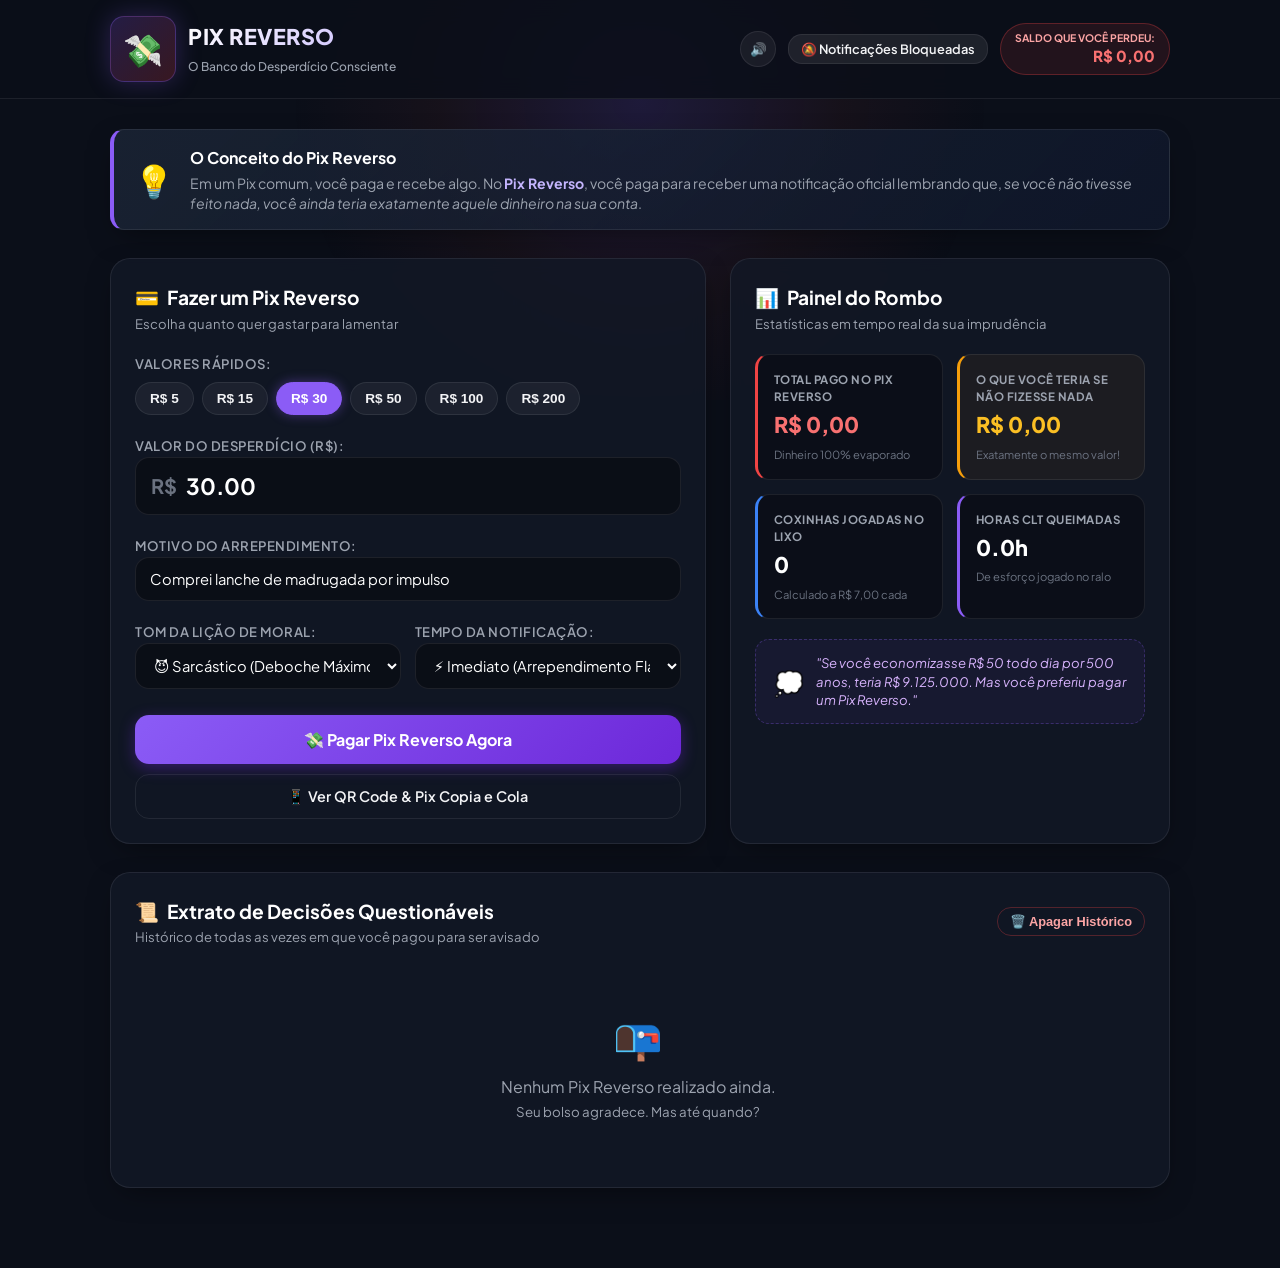
<file: index.html>
<!DOCTYPE html>
<html lang="pt-BR">
<head>
    <meta charset="UTF-8">
    <meta name="viewport" content="width=device-width, initial-scale=1.0">
    <title>Pix Reverso — O Banco do Desperdício Consciente</title>
    <link rel="preconnect" href="https://fonts.googleapis.com">
    <link rel="preconnect" href="https://fonts.gstatic.com" crossorigin>
    <link href="https://fonts.googleapis.com/css2?family=Plus+Jakarta+Sans:wght@400;500;600;700;800;900&display=swap" rel="stylesheet">
    <style>
        :root {
            --bg-main: #0b0f19;
            --bg-card: rgba(18, 24, 38, 0.85);
            --bg-card-hover: rgba(26, 34, 52, 0.95);
            --border-color: rgba(255, 255, 255, 0.08);
            --border-glow: rgba(139, 92, 246, 0.3);

            --primary: #8b5cf6;
            --primary-hover: #7c3aed;
            --primary-glow: rgba(139, 92, 246, 0.4);

            --accent-green: #10b981;
            --accent-red: #ef4444;
            --accent-amber: #f59e0b;
            --accent-blue: #3b82f6;

            --text-main: #f3f4f6;
            --text-muted: #9ca3af;
            --text-dim: #6b7280;

            --font-sans: 'Plus Jakarta Sans', system-ui, -apple-system, sans-serif;
            --radius-sm: 8px;
            --radius-md: 14px;
            --radius-lg: 20px;
            --radius-pill: 9999px;

            --shadow-card: 0 10px 30px -10px rgba(0, 0, 0, 0.5);
            --shadow-glow: 0 0 25px rgba(139, 92, 246, 0.25);
        }

        * {
            box-sizing: border-box;
            margin: 0;
            padding: 0;
        }

        body {
            background-color: var(--bg-main);
            color: var(--text-main);
            font-family: var(--font-sans);
            line-height: 1.5;
            min-height: 100vh;
            overflow-x: hidden;
            position: relative;
        }

        .glow-bg {
            position: fixed;
            top: -200px;
            left: 50%;
            transform: translateX(-50%);
            width: 800px;
            height: 600px;
            background: radial-gradient(circle, rgba(139, 92, 246, 0.15) 0%, rgba(239, 68, 68, 0.05) 40%, transparent 70%);
            pointer-events: none;
            z-index: 0;
        }

        .container {
            max-width: 1100px;
            margin: 0 auto;
            padding: 0 20px;
            position: relative;
            z-index: 1;
        }

        /* HEADER */
        .app-header {
            background: rgba(11, 15, 25, 0.85);
            backdrop-filter: blur(12px);
            border-bottom: 1px solid var(--border-color);
            position: sticky;
            top: 0;
            z-index: 100;
            padding: 16px 0;
        }

        .header-content {
            display: flex;
            justify-content: space-between;
            align-items: center;
            gap: 16px;
            flex-wrap: wrap;
        }

        .brand {
            display: flex;
            align-items: center;
            gap: 12px;
        }

        .brand-icon {
            font-size: 2rem;
            background: linear-gradient(135deg, rgba(139, 92, 246, 0.2), rgba(239, 68, 68, 0.2));
            border: 1px solid var(--border-glow);
            padding: 8px 12px;
            border-radius: var(--radius-md);
            box-shadow: var(--shadow-glow);
        }

        .brand-text h1 {
            font-size: 1.35rem;
            font-weight: 800;
            letter-spacing: 0.5px;
            background: linear-gradient(135deg, #fff 0%, #c4b5fd 100%);
            -webkit-background-clip: text;
            -webkit-text-fill-color: transparent;
        }

        .brand-text .tagline {
            font-size: 0.75rem;
            color: var(--text-muted);
            font-weight: 500;
        }

        .header-badges {
            display: flex;
            align-items: center;
            gap: 12px;
        }

        .badge-account {
            background: rgba(239, 68, 68, 0.1);
            border: 1px solid rgba(239, 68, 68, 0.3);
            padding: 6px 14px;
            border-radius: var(--radius-pill);
            display: flex;
            flex-direction: column;
            align-items: flex-end;
        }

        .badge-label {
            font-size: 0.65rem;
            color: #fca5a5;
            text-transform: uppercase;
            font-weight: 700;
        }

        .badge-value {
            font-size: 0.95rem;
            font-weight: 800;
            color: #f87171;
        }

        /* CONCEITO */
        .main-content {
            padding: 30px 20px 80px;
        }

        .concept-banner {
            background: linear-gradient(135deg, rgba(30, 41, 59, 0.7), rgba(15, 23, 42, 0.9));
            border: 1px solid var(--border-color);
            border-left: 4px solid var(--primary);
            padding: 16px 20px;
            border-radius: var(--radius-md);
            display: flex;
            align-items: center;
            gap: 16px;
            margin-bottom: 28px;
            box-shadow: var(--shadow-card);
        }

        .concept-icon {
            font-size: 2rem;
        }

        .concept-text h3 {
            font-size: 1rem;
            font-weight: 700;
            color: #fff;
            margin-bottom: 4px;
        }

        .concept-text p {
            font-size: 0.88rem;
            color: var(--text-muted);
            line-height: 1.4;
        }

        .concept-text strong {
            color: #c4b5fd;
        }

        /* GRID PRINCIPAL */
        .dashboard-grid {
            display: grid;
            grid-template-columns: 1.15fr 0.85fr;
            gap: 24px;
            margin-bottom: 28px;
        }

        @media (max-width: 900px) {
            .dashboard-grid {
                grid-template-columns: 1fr;
            }
        }

        .card {
            background: var(--bg-card);
            border: 1px solid var(--border-color);
            border-radius: var(--radius-lg);
            padding: 24px;
            box-shadow: var(--shadow-card);
            backdrop-filter: blur(8px);
            transition: border-color 0.2s ease;
        }

        .card:hover {
            border-color: rgba(255, 255, 255, 0.14);
        }

        .card-header {
            margin-bottom: 20px;
        }

        .card-header.space-between {
            display: flex;
            justify-content: space-between;
            align-items: center;
        }

        .card-header h2 {
            font-size: 1.2rem;
            font-weight: 700;
            display: flex;
            align-items: center;
            gap: 8px;
            color: #fff;
        }

        .card-header .subtitle {
            font-size: 0.82rem;
            color: var(--text-muted);
            margin-top: 2px;
            display: block;
        }

        /* FORM */
        .pix-form {
            display: flex;
            flex-direction: column;
            gap: 18px;
        }

        .quick-amounts {
            display: flex;
            flex-direction: column;
            gap: 8px;
        }

        .form-label {
            font-size: 0.82rem;
            font-weight: 600;
            color: var(--text-muted);
            text-transform: uppercase;
            letter-spacing: 0.5px;
        }

        .amount-pills {
            display: flex;
            flex-wrap: wrap;
            gap: 8px;
        }

        .pill {
            background: rgba(255, 255, 255, 0.05);
            border: 1px solid var(--border-color);
            color: var(--text-main);
            padding: 8px 14px;
            border-radius: var(--radius-pill);
            font-size: 0.85rem;
            font-weight: 600;
            cursor: pointer;
            transition: all 0.2s ease;
        }

        .pill:hover {
            background: rgba(139, 92, 246, 0.15);
            border-color: var(--primary);
        }

        .pill.active {
            background: var(--primary);
            border-color: var(--primary);
            color: #fff;
            box-shadow: 0 0 12px var(--primary-glow);
        }

        .input-currency {
            position: relative;
            display: flex;
            align-items: center;
        }

        .currency-symbol {
            position: absolute;
            left: 16px;
            font-size: 1.25rem;
            font-weight: 700;
            color: var(--text-dim);
        }

        .input-currency input {
            width: 100%;
            background: rgba(0, 0, 0, 0.35);
            border: 1px solid var(--border-color);
            border-radius: var(--radius-md);
            padding: 14px 16px 14px 50px;
            color: #fff;
            font-size: 1.4rem;
            font-weight: 700;
            outline: none;
            transition: border-color 0.2s, box-shadow 0.2s;
            font-family: var(--font-sans);
        }

        .input-currency input:focus {
            border-color: var(--primary);
            box-shadow: 0 0 0 3px rgba(139, 92, 246, 0.2);
        }

        .form-group input[type="text"],
        .form-group select {
            width: 100%;
            background: rgba(0, 0, 0, 0.35);
            border: 1px solid var(--border-color);
            border-radius: var(--radius-md);
            padding: 12px 14px;
            color: #fff;
            font-size: 0.92rem;
            outline: none;
            transition: border-color 0.2s;
            font-family: var(--font-sans);
        }

        .form-group input[type="text"]:focus,
        .form-group select:focus {
            border-color: var(--primary);
        }

        .form-group select option {
            background: #111827;
            color: #fff;
        }

        .form-row {
            display: flex;
            gap: 14px;
        }

        .form-row .col {
            flex: 1;
        }

        .form-actions {
            display: flex;
            flex-direction: column;
            gap: 10px;
            margin-top: 8px;
        }

        /* BOTÕES */
        .btn-primary {
            background: linear-gradient(135deg, #8b5cf6 0%, #6d28d9 100%);
            color: #fff;
            border: none;
            padding: 14px 20px;
            border-radius: var(--radius-md);
            font-size: 1rem;
            font-weight: 700;
            cursor: pointer;
            box-shadow: 0 4px 15px rgba(109, 40, 217, 0.4);
            transition: all 0.2s ease;
            display: flex;
            align-items: center;
            justify-content: center;
            gap: 8px;
            font-family: var(--font-sans);
        }

        .btn-primary:hover {
            transform: translateY(-2px);
            box-shadow: 0 6px 20px rgba(109, 40, 217, 0.6);
        }

        .btn-primary:active {
            transform: translateY(0);
        }

        .btn-outline {
            background: transparent;
            color: var(--text-main);
            border: 1px solid var(--border-color);
            padding: 12px 18px;
            border-radius: var(--radius-md);
            font-size: 0.9rem;
            font-weight: 600;
            cursor: pointer;
            transition: all 0.2s ease;
            font-family: var(--font-sans);
        }

        .btn-outline:hover {
            background: rgba(255, 255, 255, 0.05);
            border-color: rgba(255, 255, 255, 0.2);
        }

        .btn-secondary {
            background: rgba(255, 255, 255, 0.08);
            color: var(--text-main);
            border: 1px solid var(--border-color);
            padding: 8px 14px;
            border-radius: var(--radius-md);
            font-size: 0.82rem;
            font-weight: 600;
            cursor: pointer;
            transition: all 0.2s;
            font-family: var(--font-sans);
        }

        .btn-secondary:hover {
            background: rgba(255, 255, 255, 0.15);
        }

        .btn-danger-outline {
            background: transparent;
            color: #fca5a5;
            border: 1px solid rgba(239, 68, 68, 0.3);
            padding: 6px 12px;
            border-radius: var(--radius-md);
            font-size: 0.8rem;
            font-weight: 600;
            cursor: pointer;
            transition: all 0.2s;
        }

        .btn-danger-outline:hover {
            background: rgba(239, 68, 68, 0.15);
            border-color: var(--accent-red);
        }

        .btn-icon {
            background: rgba(255, 255, 255, 0.06);
            border: 1px solid var(--border-color);
            color: #fff;
            width: 36px;
            height: 36px;
            border-radius: var(--radius-pill);
            display: flex;
            align-items: center;
            justify-content: center;
            cursor: pointer;
            transition: background 0.2s;
        }

        .btn-icon:hover {
            background: rgba(255, 255, 255, 0.12);
        }

        .btn-block {
            width: 100%;
        }

        .btn-sm {
            padding: 6px 12px;
            font-size: 0.8rem;
        }

        /* METRICAS */
        .metrics-grid {
            display: grid;
            grid-template-columns: 1fr 1fr;
            gap: 14px;
            margin-bottom: 20px;
        }

        .metric-box {
            background: rgba(0, 0, 0, 0.3);
            border: 1px solid var(--border-color);
            border-radius: var(--radius-md);
            padding: 16px;
            display: flex;
            flex-direction: column;
        }

        .metric-box.danger {
            border-left: 3px solid var(--accent-red);
        }

        .metric-box.alert {
            border-left: 3px solid var(--accent-amber);
            background: rgba(245, 158, 11, 0.05);
        }

        .metric-box.info {
            border-left: 3px solid var(--accent-blue);
        }

        .metric-box.neutral {
            border-left: 3px solid var(--primary);
        }

        .metric-label {
            font-size: 0.72rem;
            color: var(--text-muted);
            font-weight: 700;
            text-transform: uppercase;
            letter-spacing: 0.5px;
        }

        .metric-value {
            font-size: 1.35rem;
            font-weight: 800;
            color: #fff;
            margin: 4px 0;
        }

        .metric-box.danger .metric-value {
            color: #f87171;
        }

        .metric-box.alert .metric-value {
            color: #fbbf24;
        }

        .metric-footnote {
            font-size: 0.7rem;
            color: var(--text-dim);
        }

        .quote-card {
            background: rgba(139, 92, 246, 0.06);
            border: 1px dashed rgba(139, 92, 246, 0.3);
            padding: 14px 18px;
            border-radius: var(--radius-md);
            display: flex;
            gap: 12px;
            align-items: center;
        }

        .quote-icon {
            font-size: 1.5rem;
        }

        .quote-text {
            font-size: 0.82rem;
            font-style: italic;
            color: #d8b4fe;
            line-height: 1.4;
        }

        /* HISTORICO */
        .history-list {
            display: flex;
            flex-direction: column;
            gap: 12px;
            max-height: 480px;
            overflow-y: auto;
            padding-right: 4px;
        }

        .history-item {
            background: rgba(0, 0, 0, 0.25);
            border: 1px solid var(--border-color);
            border-radius: var(--radius-md);
            padding: 14px 18px;
            display: flex;
            justify-content: space-between;
            align-items: center;
            gap: 16px;
            cursor: pointer;
            transition: background 0.2s ease;
        }

        .history-item:hover {
            background: rgba(0, 0, 0, 0.45);
            border-color: rgba(255, 255, 255, 0.12);
        }

        .history-meta {
            display: flex;
            flex-direction: column;
            gap: 4px;
        }

        .history-reason {
            font-size: 0.92rem;
            font-weight: 600;
            color: #fff;
        }

        .history-details {
            font-size: 0.75rem;
            color: var(--text-dim);
            display: flex;
            gap: 10px;
            align-items: center;
        }

        .history-pill {
            background: rgba(139, 92, 246, 0.15);
            color: #c4b5fd;
            padding: 2px 8px;
            border-radius: var(--radius-pill);
            font-size: 0.7rem;
            font-weight: 600;
        }

        .history-financials {
            text-align: right;
            display: flex;
            flex-direction: column;
            align-items: flex-end;
        }

        .history-amount {
            font-size: 1.1rem;
            font-weight: 800;
            color: #f87171;
        }

        .history-could-have {
            font-size: 0.72rem;
            color: #fbbf24;
        }

        .empty-state {
            text-align: center;
            padding: 40px 20px;
            color: var(--text-muted);
        }

        .empty-icon {
            font-size: 2.5rem;
            display: block;
            margin-bottom: 8px;
        }

        /* MODAIS */
        .modal-backdrop {
            position: fixed;
            top: 0;
            left: 0;
            width: 100%;
            height: 100%;
            background: rgba(0, 0, 0, 0.75);
            backdrop-filter: blur(8px);
            display: flex;
            align-items: center;
            justify-content: center;
            padding: 20px;
            z-index: 1000;
            opacity: 0;
            pointer-events: none;
            transition: opacity 0.25s ease;
        }

        .modal-backdrop.active {
            opacity: 1;
            pointer-events: auto;
        }

        .modal-card {
            background: #111827;
            border: 1px solid var(--border-color);
            border-radius: var(--radius-lg);
            width: 100%;
            max-width: 480px;
            box-shadow: 0 25px 50px -12px rgba(0, 0, 0, 0.7);
            overflow: hidden;
            transform: translateY(20px);
            transition: transform 0.25s ease;
        }

        .modal-backdrop.active .modal-card {
            transform: translateY(0);
        }

        .modal-header {
            display: flex;
            justify-content: space-between;
            align-items: center;
            padding: 18px 24px;
            border-bottom: 1px solid var(--border-color);
        }

        .modal-header h3 {
            font-size: 1.1rem;
            font-weight: 700;
            color: #fff;
        }

        .modal-close {
            background: none;
            border: none;
            font-size: 1.5rem;
            color: var(--text-dim);
            cursor: pointer;
            transition: color 0.2s;
        }

        .modal-close:hover {
            color: #fff;
        }

        .modal-body {
            padding: 24px;
        }

        .text-center {
            text-align: center;
        }

        .qr-instruction {
            font-size: 0.88rem;
            color: var(--text-muted);
            margin-bottom: 16px;
        }

        .qr-wrapper {
            background: #fff;
            padding: 16px;
            border-radius: var(--radius-md);
            display: inline-block;
            box-shadow: 0 10px 25px rgba(0, 0, 0, 0.5);
            margin-bottom: 16px;
        }

        .qr-wrapper img, .qr-wrapper canvas {
            display: block;
            margin: 0 auto;
        }

        .qr-amount {
            font-size: 1.5rem;
            font-weight: 800;
            color: var(--accent-red);
            margin-bottom: 16px;
        }

        .pix-copia-cola {
            display: flex;
            gap: 8px;
            margin-bottom: 20px;
        }

        .pix-copia-cola input {
            flex: 1;
            background: rgba(0, 0, 0, 0.4);
            border: 1px solid var(--border-color);
            border-radius: var(--radius-sm);
            padding: 8px 12px;
            font-size: 0.8rem;
            color: #9ca3af;
            font-family: monospace;
        }

        .btn-copy {
            background: rgba(139, 92, 246, 0.2);
            border: 1px solid var(--primary);
            color: #c4b5fd;
            padding: 8px 14px;
            border-radius: var(--radius-sm);
            font-weight: 600;
            cursor: pointer;
            font-size: 0.82rem;
            transition: background 0.2s;
        }

        .btn-copy:hover {
            background: var(--primary);
            color: #fff;
        }

        /* RECIBO */
        .modal-card.receipt-style {
            max-width: 540px;
            background: #0f172a;
            border: 1px solid rgba(139, 92, 246, 0.4);
        }

        .receipt-header {
            background: linear-gradient(135deg, rgba(139, 92, 246, 0.15), rgba(239, 68, 68, 0.1));
        }

        .receipt-brand {
            display: flex;
            align-items: center;
            gap: 12px;
        }

        .receipt-logo {
            font-size: 1.8rem;
        }

        .receipt-brand h3 {
            font-size: 0.95rem;
            font-weight: 800;
            letter-spacing: 0.5px;
            color: #fff;
        }

        .receipt-brand span {
            font-size: 0.75rem;
            color: var(--text-muted);
        }

        .receipt-body {
            max-height: 65vh;
            overflow-y: auto;
            font-size: 0.85rem;
        }

        .receipt-amount-box {
            text-align: center;
            padding: 16px;
            background: rgba(239, 68, 68, 0.08);
            border: 1px solid rgba(239, 68, 68, 0.2);
            border-radius: var(--radius-md);
            margin-bottom: 20px;
        }

        .receipt-amount-title {
            font-size: 0.72rem;
            text-transform: uppercase;
            color: #fca5a5;
            font-weight: 700;
        }

        .receipt-amount-val {
            font-size: 2rem;
            font-weight: 900;
            color: #f87171;
            margin: 4px 0;
        }

        .receipt-amount-sub {
            font-size: 0.78rem;
            color: #fcd34d;
            font-weight: 600;
        }

        .receipt-section-title {
            font-size: 0.75rem;
            font-weight: 700;
            color: var(--text-muted);
            text-transform: uppercase;
            letter-spacing: 0.5px;
            margin: 16px 0 8px;
            border-bottom: 1px solid var(--border-color);
            padding-bottom: 4px;
        }

        .receipt-row {
            display: flex;
            justify-content: space-between;
            padding: 6px 0;
            border-bottom: 1px dashed rgba(255, 255, 255, 0.05);
        }

        .receipt-label {
            color: var(--text-dim);
        }

        .receipt-val {
            font-weight: 600;
            color: #fff;
            text-align: right;
        }

        .receipt-alert-box {
            background: rgba(139, 92, 246, 0.12);
            border: 1px solid rgba(139, 92, 246, 0.3);
            border-radius: var(--radius-md);
            padding: 12px 16px;
            margin: 16px 0;
        }

        .receipt-alert-title {
            font-size: 0.78rem;
            font-weight: 700;
            color: #c4b5fd;
            margin-bottom: 4px;
        }

        .receipt-alert-text {
            font-size: 0.85rem;
            color: #e9d5ff;
            line-height: 1.4;
            font-style: italic;
        }

        .receipt-equivalences {
            display: grid;
            grid-template-columns: 1fr 1fr;
            gap: 8px;
            margin-top: 10px;
        }

        .eq-pill {
            background: rgba(255, 255, 255, 0.04);
            border: 1px solid var(--border-color);
            border-radius: var(--radius-sm);
            padding: 8px 10px;
            display: flex;
            align-items: center;
            gap: 8px;
        }

        .eq-icon {
            font-size: 1.2rem;
        }

        .eq-info {
            display: flex;
            flex-direction: column;
        }

        .eq-label {
            font-size: 0.68rem;
            color: var(--text-dim);
        }

        .eq-val {
            font-size: 0.78rem;
            font-weight: 700;
            color: #fff;
        }

        .receipt-footer {
            display: flex;
            justify-content: flex-end;
            gap: 10px;
            padding: 16px 24px;
            border-top: 1px solid var(--border-color);
            background: rgba(0, 0, 0, 0.2);
        }

        /* TOAST FLUTUANTE */
        .toast-container {
            position: fixed;
            bottom: 24px;
            right: 24px;
            z-index: 2000;
            display: flex;
            flex-direction: column;
            gap: 12px;
        }

        .toast {
            background: #1e1b4b;
            border: 1px solid #818cf8;
            color: #fff;
            padding: 14px 18px;
            border-radius: var(--radius-md);
            box-shadow: 0 10px 25px rgba(0, 0, 0, 0.6);
            display: flex;
            gap: 12px;
            align-items: flex-start;
            max-width: 380px;
            animation: slideIn 0.3s cubic-bezier(0.16, 1, 0.3, 1);
            position: relative;
            overflow: hidden;
        }

        @keyframes slideIn {
            from { transform: translateX(100%); opacity: 0; }
            to { transform: translateX(0); opacity: 1; }
        }

        .toast-icon {
            font-size: 1.5rem;
        }

        .toast-content h4 {
            font-size: 0.9rem;
            font-weight: 700;
            color: #c7d2fe;
            margin-bottom: 2px;
        }

        .toast-content p {
            font-size: 0.82rem;
            color: #e0e7ff;
            line-height: 1.35;
        }

        /* PRINT */
        @media print {
            body * { visibility: hidden; }
            #receiptModal, #receiptModal * { visibility: visible; }
            #receiptModal {
                position: absolute; left: 0; top: 0; width: 100%;
                background: #fff !important; color: #000 !important; opacity: 1 !important;
            }
            .modal-card.receipt-style {
                max-width: 100% !important; border: 2px solid #000 !important;
                background: #fff !important; color: #000 !important; box-shadow: none !important;
            }
            .receipt-header, .receipt-amount-box, .receipt-alert-box, .eq-pill {
                background: #f3f4f6 !important; color: #000 !important; border-color: #ccc !important;
            }
            .receipt-footer, .modal-close { display: none !important; }
        }
    </style>
</head>
<body>
    <div class="glow-bg"></div>

    <header class="app-header">
        <div class="container header-content">
            <div class="brand">
                <div class="brand-icon">💸</div>
                <div class="brand-text">
                    <h1>PIX REVERSO</h1>
                    <span class="tagline">O Banco do Desperdício Consciente</span>
                </div>
            </div>

            <div class="header-badges">
                <button id="btnSoundToggle" class="btn-icon" title="Ativar/Desativar Som">
                    <span id="soundIcon">🔊</span>
                </button>
                <button id="btnBrowserNotify" class="btn-secondary btn-sm" title="Ativar notificações nativas do navegador">
                    🔔 Ativar Notificações
                </button>
                <div class="badge-account">
                    <span class="badge-label">Saldo que você perdeu:</span>
                    <span class="badge-value" id="headerLostBalance">R$ 0,00</span>
                </div>
            </div>
        </div>
    </header>

    <main class="container main-content">
        <section class="concept-banner">
            <div class="concept-icon">💡</div>
            <div class="concept-text">
                <h3>O Conceito do Pix Reverso</h3>
                <p>Em um Pix comum, você paga e recebe algo. No <strong>Pix Reverso</strong>, você paga para receber uma notificação oficial lembrando que, <em>se você não tivesse feito nada, você ainda teria exatamente aquele dinheiro na sua conta</em>.</p>
            </div>
        </section>

        <div class="dashboard-grid">
            <!-- Coluna 1: Criador de Pix Reverso -->
            <section class="card payment-card">
                <div class="card-header">
                    <h2><span class="icon">💳</span> Fazer um Pix Reverso</h2>
                    <span class="subtitle">Escolha quanto quer gastar para lamentar</span>
                </div>

                <form id="pixForm" class="pix-form">
                    <div class="quick-amounts">
                        <label class="form-label">Valores Rápidos:</label>
                        <div class="amount-pills">
                            <button type="button" class="pill" data-amount="5.00">R$ 5</button>
                            <button type="button" class="pill" data-amount="15.00">R$ 15</button>
                            <button type="button" class="pill active" data-amount="30.00">R$ 30</button>
                            <button type="button" class="pill" data-amount="50.00">R$ 50</button>
                            <button type="button" class="pill" data-amount="100.00">R$ 100</button>
                            <button type="button" class="pill" data-amount="200.00">R$ 200</button>
                        </div>
                    </div>

                    <div class="form-group">
                        <label for="amountInput" class="form-label">Valor do Desperdício (R$):</label>
                        <div class="input-currency">
                            <span class="currency-symbol">R$</span>
                            <input type="number" id="amountInput" step="0.50" min="0.01" value="30.00" required>
                        </div>
                    </div>

                    <div class="form-group">
                        <label for="reasonInput" class="form-label">Motivo do Arrependimento:</label>
                        <input type="text" id="reasonInput" placeholder="Ex: Café gourmet de shopping, comprei skin no jogo..." value="Comprei lanche de madrugada por impulso" required>
                    </div>

                    <div class="form-row">
                        <div class="form-group col">
                            <label for="toneSelect" class="form-label">Tom da Lição de Moral:</label>
                            <select id="toneSelect">
                                <option value="sarcastic">😈 Sarcástico (Deboche Máximo)</option>
                                <option value="coach">📢 Coach Agressivo (Primo Pobre)</option>
                                <option value="philosophical">🧘 Filosófico (Niilismo Cósmico)</option>
                                <option value="guilt">🥺 Culpa Familiar (Pense na sua mãe)</option>
                            </select>
                        </div>

                        <div class="form-group col">
                            <label for="delaySelect" class="form-label">Tempo da Notificação:</label>
                            <select id="delaySelect">
                                <option value="0">⚡ Imediato (Arrependimento Flash)</option>
                                <option value="5">⏳ 5s (Tempo de respirar fundo)</option>
                                <option value="15">⏳ 15s (Falsa sensação de paz)</option>
                                <option value="30">⏳ 30s (A culpa bate depois)</option>
                            </select>
                        </div>
                    </div>

                    <div class="form-actions">
                        <button type="submit" class="btn-primary btn-block" id="btnPayInstant">
                            <span class="btn-text">💸 Pagar Pix Reverso Agora</span>
                        </button>
                        <button type="button" class="btn-outline btn-block" id="btnGenerateQr">
                            <span>📱 Ver QR Code & Pix Copia e Cola</span>
                        </button>
                    </div>
                </form>
            </section>

            <!-- Coluna 2: Métricas do Desperdício -->
            <section class="card stats-card">
                <div class="card-header">
                    <h2><span class="icon">📊</span> Painel do Rombo</h2>
                    <span class="subtitle">Estatísticas em tempo real da sua imprudência</span>
                </div>

                <div class="metrics-grid">
                    <div class="metric-box danger">
                        <span class="metric-label">Total Pago no Pix Reverso</span>
                        <div class="metric-value" id="statTotalSpent">R$ 0,00</div>
                        <span class="metric-footnote">Dinheiro 100% evaporado</span>
                    </div>

                    <div class="metric-box alert">
                        <span class="metric-label">O que você teria se não fizesse nada</span>
                        <div class="metric-value" id="statCouldSave">R$ 0,00</div>
                        <span class="metric-footnote">Exatamente o mesmo valor!</span>
                    </div>

                    <div class="metric-box info">
                        <span class="metric-label">Coxinhas Jogadas no Lixo</span>
                        <div class="metric-value" id="statCoxinhas">0</div>
                        <span class="metric-footnote">Calculado a R$ 7,00 cada</span>
                    </div>

                    <div class="metric-box neutral">
                        <span class="metric-label">Horas CLT Queimadas</span>
                        <div class="metric-value" id="statHoursWorked">0.0h</div>
                        <span class="metric-footnote">De esforço jogado no ralo</span>
                    </div>
                </div>

                <div class="quote-card" id="randomTipCard">
                    <div class="quote-icon">💭</div>
                    <p class="quote-text">"Se você economizasse R$ 50 todo dia por 500 anos, teria R$ 9.125.000. Mas você preferiu pagar um Pix Reverso."</p>
                </div>
            </section>
        </div>

        <section class="card history-card">
            <div class="card-header space-between">
                <div>
                    <h2><span class="icon">📜</span> Extrato de Decisões Questionáveis</h2>
                    <span class="subtitle">Histórico de todas as vezes em que você pagou para ser avisado</span>
                </div>
                <button id="btnClearHistory" class="btn-danger-outline btn-sm">
                    🗑️ Apagar Histórico
                </button>
            </div>

            <div class="history-list" id="historyList">
                <div class="empty-state" id="emptyHistory">
                    <span class="empty-icon">📭</span>
                    <p>Nenhum Pix Reverso realizado ainda.</p>
                    <small>Seu bolso agradece. Mas até quando?</small>
                </div>
            </div>
        </section>
    </main>

    <!-- MODAL: QR Code & Pagamento Simulado -->
    <div class="modal-backdrop" id="qrModal">
        <div class="modal-card">
            <div class="modal-header">
                <h3>📱 Cobrança Pix Reverso</h3>
                <button class="modal-close" id="btnCloseQr">&times;</button>
            </div>
            <div class="modal-body text-center">
                <p class="qr-instruction">Aponte a câmera ou use o Pix Copia e Cola para pagar e se arrepender:</p>
                <div class="qr-wrapper" id="qrContainer"></div>
                <div class="qr-amount" id="modalQrAmount">R$ 0,00</div>
                
                <div class="pix-copia-cola">
                    <input type="text" id="pixCodeInput" readonly>
                    <button class="btn-copy" id="btnCopyPix">📋 Copiar</button>
                </div>

                <div class="modal-actions">
                    <button class="btn-primary btn-block" id="btnConfirmQrPay">
                        ✅ Simular Pagamento Concluído
                    </button>
                </div>
            </div>
        </div>
    </div>

    <!-- MODAL: Comprovante Oficial de Arrependimento -->
    <div class="modal-backdrop" id="receiptModal">
        <div class="modal-card receipt-style">
            <div class="modal-header receipt-header">
                <div class="receipt-brand">
                    <span class="receipt-logo">💸</span>
                    <div>
                        <h3>COMPROVANTE OFICIAL DE ARREPENDIMENTO</h3>
                        <span>Banco Central do Desperdício S.A.</span>
                    </div>
                </div>
                <button class="modal-close" id="btnCloseReceipt">&times;</button>
            </div>

            <div class="modal-body receipt-body" id="receiptContent">
                <!-- Dinâmico -->
            </div>

            <div class="modal-footer receipt-footer">
                <button class="btn-outline" id="btnPrintReceipt">🖨️ Imprimir Comprovante</button>
                <button class="btn-primary" id="btnNewPix">💸 Fazer Outro Pix</button>
            </div>
        </div>
    </div>

    <div class="toast-container" id="toastContainer"></div>

    <!-- Scripts (Funciona tanto com arquivo local quanto via CDN) -->
    <script src="static/js/qrcode.min.js"></script>
    <script>
        if (typeof QRCode === "undefined") {
            const cdn = document.createElement("script");
            cdn.src = "https://cdnjs.cloudflare.com/ajax/libs/qrcodejs/1.0.0/qrcode.min.js";
            document.head.appendChild(cdn);
        }
    </script>

    <script>
        // ==========================================
        // MOTOR DE JAVASCRIPT DO PIX REVERSO (SITE)
        // 100% Client-Side: Não depende de servidor!
        // ==========================================

        const TONE_MESSAGES = {
            sarcastic: [
                "Parabéns, Warren Buffett do Serasa! Você pagou R$ {amount} só para ver esta notificação. O mercado financeiro chora lágrimas de desespero.",
                "Transação aprovada com sucesso! R$ {amount} saíram voando da sua conta. Se você não tivesse feito isso, você ainda teria R$ {amount}. Gênio!",
                "Inovação bancária: seu saldo caiu R$ {amount}, e em troca você recebeu 4 linhas de texto puro arrependimento.",
                "Seu dinheiro foi embora e não volta mais. Mas olha pelo lado bom: pelo menos você tem este lembrete de que você é péssimo em finanças."
            ],
            philosophical: [
                "O dinheiro é uma ficção social compartilhada. Mas a ausência desses R$ {amount} no seu saldo agora é um fato cosmológico imutável.",
                "Heráclito dizia que ninguém pisa duas vezes no mesmo rio. E você nunca mais verá esses R$ {amount}.",
                "O que restou dos seus R$ {amount}? Apenas a certeza de que a frugalidade era o caminho... que você escolheu não seguir.",
                "O vazio existencial e a sua conta bancária acabaram de entrar em perfeita ressonância graças a este Pix de R$ {amount}."
            ],
            coach: [
                "ACORDA, VENCEDOR! Você acabou de queimar R$ {amount}! Enquanto você paga Pix Reverso, seu concorrente acordou às 4:45 pra vender água mineral no sinal!",
                "Mente milionária? Mais pra mente devedora! R$ {amount} jogados no lixo! Salve esse comprovante como troféu da autossabotagem!",
                "Dica do Primo Pobre: Se você guardasse esses R$ {amount} todo dia por 350 anos com juros de 12% a.a., você comprava uma lancha. Mas preferiu clicar no botão.",
                "Você não comprou um produto, você comprou uma lição de moral de R$ {amount}. Espero que tenha aprendido (provavelmente não)."
            ],
            guilt: [
                "Sua mãe sabe que você gastou R$ {amount} nisso? Pensa no suor, no cansaço, na marmita requentada... pra você pagar por uma notificação.",
                "Ouviu esse som? Foi o seu futuro financeiro chorando no cantinho por causa desses R$ {amount} que nunca mais voltarão.",
                "Com R$ {amount} você podia ter pago meia conta de luz, mas preferiu me remunerar pra te avisar que você não deveria ter feito isso.",
                "Seu eu do futuro acabou de te olhar com um profundo olhar de desapontamento. R$ {amount} a menos na sua aposentadoria."
            ]
        };

        let soundEnabled = true;
        let audioCtx = null;

        function getAudioContext() {
            if (!audioCtx) {
                const AudioContext = window.AudioContext || window.webkitAudioContext;
                audioCtx = new AudioContext();
            }
            if (audioCtx.state === 'suspended') {
                audioCtx.resume();
            }
            return audioCtx;
        }

        function playPaymentChime() {
            if (!soundEnabled) return;
            try {
                const ctx = getAudioContext();
                const now = ctx.currentTime;
                const osc1 = ctx.createOscillator();
                const gain1 = ctx.createGain();
                osc1.type = "sine";
                osc1.frequency.setValueAtTime(587.33, now);
                osc1.frequency.exponentialRampToValueAtTime(880, now + 0.15);
                gain1.gain.setValueAtTime(0.3, now);
                gain1.gain.exponentialRampToValueAtTime(0.001, now + 0.5);
                osc1.connect(gain1);
                gain1.connect(ctx.destination);
                osc1.start(now);
                osc1.stop(now + 0.5);
            } catch (e) { }
        }

        function playSadRegretChime() {
            if (!soundEnabled) return;
            try {
                const ctx = getAudioContext();
                const now = ctx.currentTime;
                const osc = ctx.createOscillator();
                const gain = ctx.createGain();
                osc.type = "triangle";
                osc.frequency.setValueAtTime(329.63, now);
                osc.frequency.linearRampToValueAtTime(261.63, now + 0.3);
                osc.frequency.linearRampToValueAtTime(196.00, now + 0.6);
                gain.gain.setValueAtTime(0.25, now);
                gain.gain.exponentialRampToValueAtTime(0.001, now + 0.8);
                osc.connect(gain);
                gain.connect(ctx.destination);
                osc.start(now);
                osc.stop(now + 0.8);
            } catch (e) { }
        }

        function formatBRL(value) {
            return new Intl.NumberFormat("pt-BR", {
                style: "currency",
                currency: "BRL"
            }).format(value);
        }

        function getStorageDB() {
            try {
                const data = localStorage.getItem("pix_reverso_db");
                if (data) return JSON.parse(data);
            } catch(e) {}
            return {
                transactions: [],
                stats: { total_spent: 0, total_could_have_saved: 0, count: 0 }
            };
        }

        function saveStorageDB(db) {
            try {
                localStorage.setItem("pix_reverso_db", JSON.stringify(db));
            } catch(e) {}
        }

        function showToast(title, message, icon = "💸", duration = 6000) {
            const container = document.getElementById("toastContainer");
            const toast = document.createElement("div");
            toast.className = "toast";
            toast.innerHTML = `
                <div class="toast-icon">${icon}</div>
                <div class="toast-content">
                    <h4>${title}</h4>
                    <p>${message}</p>
                </div>
            `;
            container.appendChild(toast);

            setTimeout(() => {
                toast.style.opacity = "0";
                toast.style.transform = "translateX(100%)";
                toast.style.transition = "all 0.3s ease";
                setTimeout(() => toast.remove(), 300);
            }, duration);
        }

        function sendBrowserPushNotification(title, message) {
            if ("Notification" in window && Notification.permission === "granted") {
                try {
                    new Notification(title, {
                        body: message,
                        icon: "data:image/svg+xml,<svg xmlns='http://www.w3.org/2000/svg' viewBox='0 0 100 100'><text y='.9em' font-size='90'>💸</text></svg>"
                    });
                } catch(e) {}
            }
        }

        function generatePixPayload(amount) {
            const valStr = amount.toFixed(2);
            return `00020126580014br.gov.bcb.pix0136pix-reverso@bancodoarrependimento.org52040000530398654${String(valStr.length).padStart(2, '0')}${valStr}5802BR5925BANCO DO ARREPENDIMENTO6009SAO PAULO62070503***6304E8A2`;
        }

        function analyzeRemorse(amount, reason, tone) {
            const coxinhas = Math.max(1, Math.floor(amount / 7.0));
            const cafezinhos = Math.max(1, Math.floor(amount / 4.5));
            const pasteis = (amount / 16.0).toFixed(1);
            const horasClt = (amount / 6.90).toFixed(1);
            const minutosClt = Math.round(horasClt * 60);
            const celtaPct = ((amount / 14000.0) * 100).toFixed(4);
            const cdiFuture = amount * Math.pow(1 + 0.10, 30);

            const pool = TONE_MESSAGES[tone] || TONE_MESSAGES.sarcastic;
            const chosen = pool[Math.floor(Math.random() * pool.length)];
            const notificationText = chosen.replaceAll("{amount}", amount.toFixed(2));
            const formattedAmount = formatBRL(amount);

            return {
                amount,
                amount_formatted: formattedAmount,
                reason,
                tone,
                id: "PXR-" + Math.random().toString(36).substring(2, 10).toUpperCase(),
                date: new Date().toLocaleDateString('pt-BR') + ' às ' + new Date().toLocaleTimeString('pt-BR'),
                notification_text: notificationText,
                institution: "Banco Central do Desperdício S.A. (Código 999)",
                payer: "Você (Mão Furada)",
                equivalences: [
                    { icon: "🍗", label: "Coxinhas de padaria", value: `~${coxinhas} unidades` },
                    { icon: "☕", label: "Cafezinhos expressos", value: `~${cafezinhos} xícaras` },
                    { icon: "🥤", label: "Combos Pastel + Caldo", value: `~${pasteis} combos` },
                    { icon: "⏰", label: "Tempo de CLT trabalhado", value: `${horasClt}h (${minutosClt} min)` },
                    { icon: "🚗", label: "Fatia de um Celta 2004", value: `${celtaPct}%` },
                    { icon: "📈", label: "No CDI em 30 anos (10% a.a.)", value: formatBRL(cdiFuture) }
                ]
            };
        }

        document.addEventListener("DOMContentLoaded", () => {
            const amountInput = document.getElementById("amountInput");
            const reasonInput = document.getElementById("reasonInput");
            const toneSelect = document.getElementById("toneSelect");
            const delaySelect = document.getElementById("delaySelect");
            const amountPills = document.querySelectorAll(".pill");
            const pixForm = document.getElementById("pixForm");

            const headerLostBalance = document.getElementById("headerLostBalance");
            const statTotalSpent = document.getElementById("statTotalSpent");
            const statCouldSave = document.getElementById("statCouldSave");
            const statCoxinhas = document.getElementById("statCoxinhas");
            const statHoursWorked = document.getElementById("statHoursWorked");
            const historyList = document.getElementById("historyList");
            const btnClearHistory = document.getElementById("btnClearHistory");

            const btnSoundToggle = document.getElementById("btnSoundToggle");
            const soundIcon = document.getElementById("soundIcon");
            const btnBrowserNotify = document.getElementById("btnBrowserNotify");

            const qrModal = document.getElementById("qrModal");
            const btnGenerateQr = document.getElementById("btnGenerateQr");
            const btnCloseQr = document.getElementById("btnCloseQr");
            const qrContainer = document.getElementById("qrContainer");
            const modalQrAmount = document.getElementById("modalQrAmount");
            const pixCodeInput = document.getElementById("pixCodeInput");
            const btnCopyPix = document.getElementById("btnCopyPix");
            const btnConfirmQrPay = document.getElementById("btnConfirmQrPay");

            const receiptModal = document.getElementById("receiptModal");
            const btnCloseReceipt = document.getElementById("btnCloseReceipt");
            const receiptContent = document.getElementById("receiptContent");
            const btnPrintReceipt = document.getElementById("btnPrintReceipt");
            const btnNewPix = document.getElementById("btnNewPix");

            // Permissão de notificação
            function updateNotifyBtn() {
                if (!("Notification" in window)) {
                    btnBrowserNotify.style.display = "none";
                    return;
                }
                if (Notification.permission === "granted") {
                    btnBrowserNotify.textContent = "🔔 Notificações Ativas";
                    btnBrowserNotify.style.borderColor = "var(--accent-green)";
                    btnBrowserNotify.style.color = "var(--accent-green)";
                } else if (Notification.permission === "denied") {
                    btnBrowserNotify.textContent = "🔕 Notificações Bloqueadas";
                } else {
                    btnBrowserNotify.textContent = "🔔 Ativar Notificações";
                }
            }
            updateNotifyBtn();

            btnBrowserNotify.addEventListener("click", () => {
                if ("Notification" in window) {
                    Notification.requestPermission().then(permission => {
                        updateNotifyBtn();
                        if (permission === "granted") {
                            sendBrowserPushNotification("💸 Pix Reverso", "Notificações do navegador ativadas com sucesso!");
                            showToast("Notificações Ativas", "Agora você receberá alertas direto na sua tela!");
                        }
                    });
                }
            });

            btnSoundToggle.addEventListener("click", () => {
                soundEnabled = !soundEnabled;
                soundIcon.textContent = soundEnabled ? "🔊" : "🔇";
                showToast("Configuração", soundEnabled ? "Som ativado!" : "Som silenciado.");
            });

            amountPills.forEach(pill => {
                pill.addEventListener("click", () => {
                    amountPills.forEach(p => p.classList.remove("active"));
                    pill.classList.add("active");
                    amountInput.value = parseFloat(pill.dataset.amount).toFixed(2);
                });
            });

            amountInput.addEventListener("input", () => {
                const val = parseFloat(amountInput.value);
                amountPills.forEach(p => {
                    if (parseFloat(p.dataset.amount) === val) p.classList.add("active");
                    else p.classList.remove("active");
                });
            });

            function renderReceipt(receipt) {
                receiptContent.innerHTML = `
                    <div class="receipt-amount-box">
                        <div class="receipt-amount-title">Valor Oficialmente Perdido</div>
                        <div class="receipt-amount-val">${receipt.amount_formatted}</div>
                        <div class="receipt-amount-sub">💡 Se você NÃO tivesse feito esse Pix, ainda teria esse dinheiro!</div>
                    </div>

                    <div class="receipt-alert-box">
                        <div class="receipt-alert-title">📢 Notificação Recebida:</div>
                        <div class="receipt-alert-text">"${receipt.notification_text}"</div>
                    </div>

                    <div class="receipt-section-title">Dados da Transação</div>
                    <div class="receipt-row">
                        <span class="receipt-label">ID do Pix Reverso:</span>
                        <span class="receipt-val">${receipt.id}</span>
                    </div>
                    <div class="receipt-row">
                        <span class="receipt-label">Data e Hora:</span>
                        <span class="receipt-val">${receipt.date}</span>
                    </div>
                    <div class="receipt-row">
                        <span class="receipt-label">Motivo do Gasto:</span>
                        <span class="receipt-val">${receipt.reason}</span>
                    </div>
                    <div class="receipt-row">
                        <span class="receipt-label">Instituição:</span>
                        <span class="receipt-val">${receipt.institution}</span>
                    </div>
                    <div class="receipt-row">
                        <span class="receipt-label">Benefício Obtido:</span>
                        <span class="receipt-val" style="color: #f87171;">Absolutamente Nenhum</span>
                    </div>

                    <div class="receipt-section-title">O que você poderia ter feito:</div>
                    <div class="receipt-equivalences">
                        ${receipt.equivalences.map(eq => `
                            <div class="eq-pill">
                                <span class="eq-icon">${eq.icon}</span>
                                <div class="eq-info">
                                    <span class="eq-label">${eq.label}</span>
                                    <span class="eq-val">${eq.value}</span>
                                </div>
                            </div>
                        `).join("")}
                    </div>
                `;
                receiptModal.classList.add("active");
            }

            function updateUI() {
                const db = getStorageDB();
                const total = db.stats.total_spent || 0;
                const formatted = formatBRL(total);

                headerLostBalance.textContent = formatted;
                statTotalSpent.textContent = formatted;
                statCouldSave.textContent = formatted;

                statCoxinhas.textContent = Math.floor(total / 7.0);
                statHoursWorked.textContent = (total / 6.90).toFixed(1) + "h";

                if (!db.transactions.length) {
                    historyList.innerHTML = `
                        <div class="empty-state">
                            <span class="empty-icon">📭</span>
                            <p>Nenhum Pix Reverso realizado ainda.</p>
                            <small>Seu bolso agradece. Mas até quando?</small>
                        </div>
                    `;
                    return;
                }

                historyList.innerHTML = db.transactions.map(item => `
                    <div class="history-item" data-id="${item.id}">
                        <div class="history-meta">
                            <span class="history-reason">${item.reason}</span>
                            <div class="history-details">
                                <span>🕒 ${item.date}</span>
                                <span class="history-pill">${item.tone.toUpperCase()}</span>
                            </div>
                        </div>
                        <div class="history-financials">
                            <span class="history-amount">-${item.amount_formatted}</span>
                            <span class="history-could-have">Teria: +${item.amount_formatted}</span>
                        </div>
                    </div>
                `).join("");

                document.querySelectorAll(".history-item").forEach(el => {
                    el.addEventListener("click", () => {
                        const id = el.dataset.id;
                        const found = db.transactions.find(t => t.id === id);
                        if (found) renderReceipt(found);
                    });
                });
            }

            function executePayment(amount, reason, tone, delay) {
                playPaymentChime();
                const receipt = analyzeRemorse(amount, reason, tone);

                const db = getStorageDB();
                db.transactions.unshift(receipt);
                db.transactions = db.transactions.slice(0, 50);
                db.stats.total_spent = Number((db.stats.total_spent + amount).toFixed(2));
                db.stats.total_could_have_saved = db.stats.total_spent;
                db.stats.count = (db.stats.count || 0) + 1;
                saveStorageDB(db);

                updateUI();

                if (delay > 0) {
                    showToast(
                        "⏳ Pix Reverso Processado",
                        `Você pagou ${receipt.amount_formatted}. A notificação de remorso chegará em ${delay} segundos!`,
                        "⏳",
                        4000
                    );
                    setTimeout(() => {
                        playSadRegretChime();
                        sendBrowserPushNotification(`💸 Pix Reverso: ${receipt.amount_formatted} Perdidos!`, receipt.notification_text);
                        showToast("💸 O Arrependimento Chegou!", receipt.notification_text, "📉", 8000);
                    }, delay * 1000);
                } else {
                    playSadRegretChime();
                    sendBrowserPushNotification(`💸 Pix Reverso: ${receipt.amount_formatted} Perdidos!`, receipt.notification_text);
                    showToast("💸 Pix Reverso Confirmado!", receipt.notification_text, "📉", 8000);
                }

                renderReceipt(receipt);
            }

            pixForm.addEventListener("submit", (e) => {
                e.preventDefault();
                const amount = parseFloat(amountInput.value);
                const reason = reasonInput.value.trim() || "Desperdício voluntário";
                const tone = toneSelect.value;
                const delay = parseInt(delaySelect.value, 10);

                if (isNaN(amount) || amount <= 0) {
                    alert("Por favor, digite um valor maior que R$ 0,00.");
                    return;
                }

                executePayment(amount, reason, tone, delay);
            });

            // QR Code Modal
            btnGenerateQr.addEventListener("click", () => {
                const amount = parseFloat(amountInput.value) || 25.0;
                modalQrAmount.textContent = formatBRL(amount);
                const pixCode = generatePixPayload(amount);
                pixCodeInput.value = pixCode;

                qrContainer.innerHTML = "";
                if (typeof QRCode !== "undefined") {
                    new QRCode(qrContainer, {
                        text: pixCode,
                        width: 200,
                        height: 200,
                        colorDark: "#000000",
                        colorLight: "#ffffff"
                    });
                } else {
                    qrContainer.innerHTML = `<img src="https://api.qrserver.com/v1/create-qr-code/?size=200x200&data=${encodeURIComponent(pixCode)}" alt="QR Code">`;
                }

                qrModal.classList.add("active");
            });

            btnCloseQr.addEventListener("click", () => qrModal.classList.remove("active"));
            
            btnCopyPix.addEventListener("click", () => {
                pixCodeInput.select();
                navigator.clipboard.writeText(pixCodeInput.value).then(() => {
                    btnCopyPix.textContent = "✅ Copiado!";
                    setTimeout(() => btnCopyPix.textContent = "📋 Copiar", 2000);
                });
            });

            btnConfirmQrPay.addEventListener("click", () => {
                qrModal.classList.remove("active");
                const amount = parseFloat(amountInput.value) || 25.0;
                const reason = reasonInput.value.trim() || "Paguei via QR Code";
                const tone = toneSelect.value;
                const delay = parseInt(delaySelect.value, 10);
                executePayment(amount, reason, tone, delay);
            });

            btnCloseReceipt.addEventListener("click", () => receiptModal.classList.remove("active"));
            btnNewPix.addEventListener("click", () => {
                receiptModal.classList.remove("active");
                amountInput.focus();
            });
            btnPrintReceipt.addEventListener("click", () => window.print());

            btnClearHistory.addEventListener("click", () => {
                if (confirm("Deseja apagar o histórico? Seu dinheiro continuará perdido, mas sua consciência ficará mais limpa.")) {
                    localStorage.removeItem("pix_reverso_db");
                    updateUI();
                    showToast("Histórico Limpo", "Memória apagada com sucesso!", "🧹");
                }
            });

            [qrModal, receiptModal].forEach(m => {
                m.addEventListener("click", (e) => {
                    if (e.target === m) m.classList.remove("active");
                });
            });

            updateUI();
        });
    </script>
</body>
</html>
</file>
